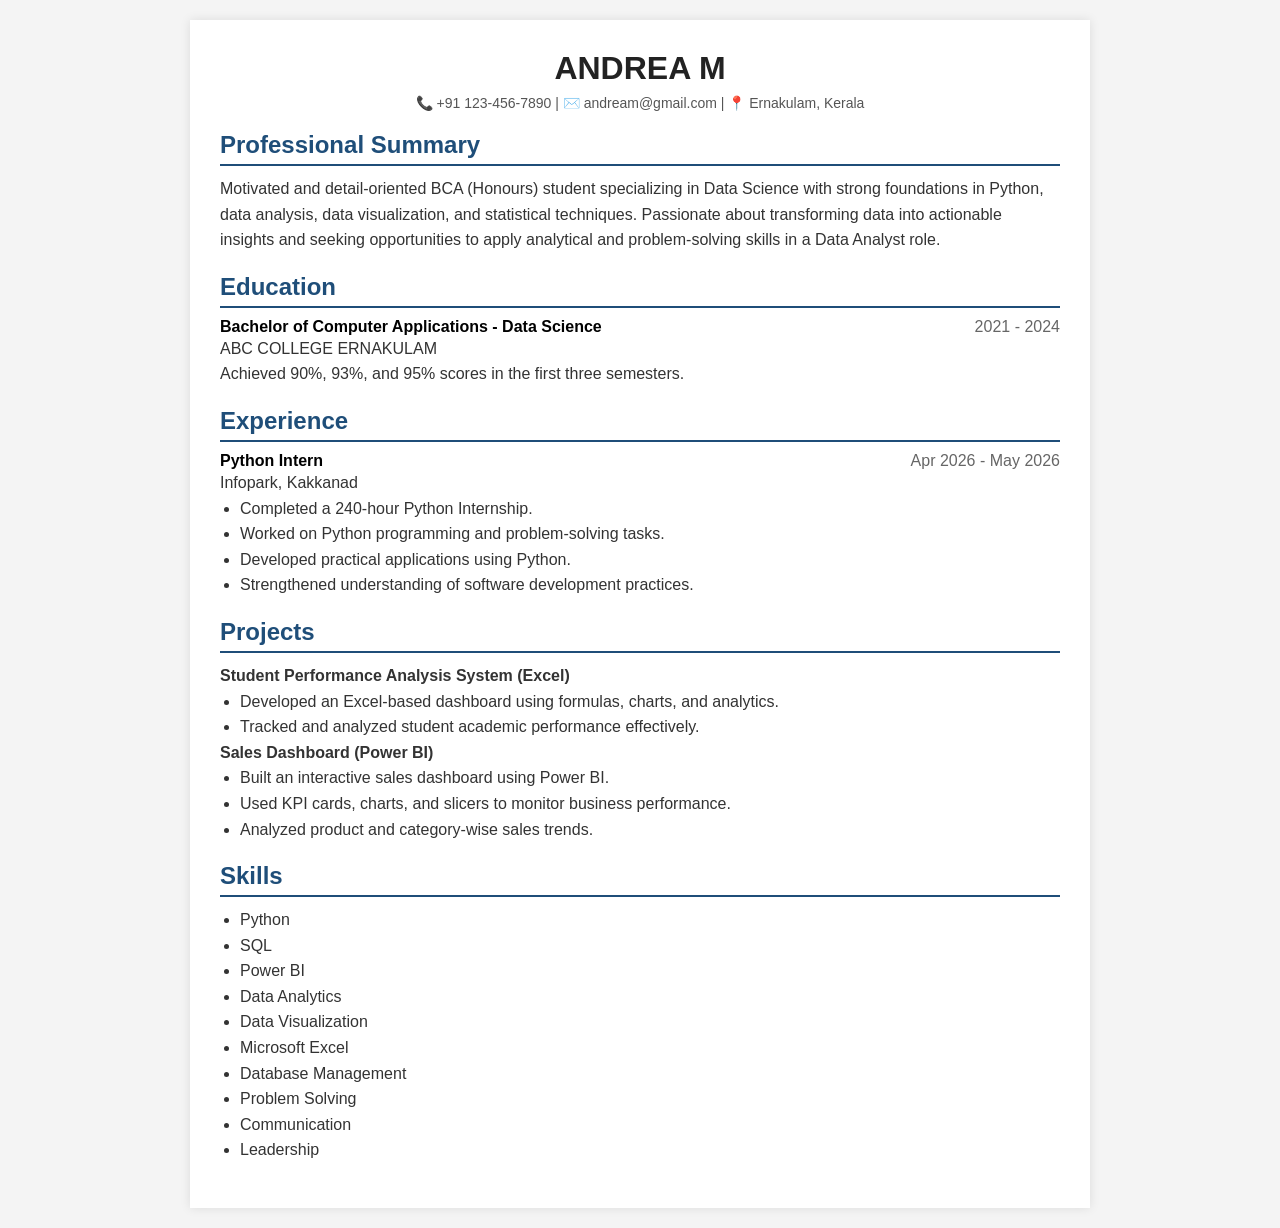
<file: index.html>
<!DOCTYPE html>
<html lang="en">
<head>
<meta charset="UTF-8">
<meta name="viewport" content="width=device-width, initial-scale=1.0">
<title>ANDREA M - Resume</title>

<style>
    *{
        margin:0;
        padding:0;
        box-sizing:border-box;
        font-family: Arial, sans-serif;
    }

    body{
        background:#f4f4f4;
        padding:20px;
    }

    .resume{
        max-width:900px;
        margin:auto;
        background:#fff;
        padding:30px;
        box-shadow:0 0 10px rgba(0,0,0,0.1);
    }

    .header{
        text-align:center;
        margin-bottom:20px;
    }

    .header h1{
        color:#222;
        margin-bottom:8px;
    }

    .contact{
        font-size:14px;
        color:#555;
    }

    h2{
        color:#1f4e79;
        border-bottom:2px solid #1f4e79;
        padding-bottom:5px;
        margin-top:20px;
        margin-bottom:10px;
    }

    p, li{
        line-height:1.6;
        color:#333;
    }

    ul{
        padding-left:20px;
    }

    .section{
        margin-bottom:15px;
    }

    .job-title{
        font-weight:bold;
    }

    .date{
        float:right;
        color:#666;
    }

    .clearfix::after{
        content:"";
        display:block;
        clear:both;
    }
</style>
</head>

<body>

<div class="resume">

    <div class="header">
        <h1>ANDREA M</h1>
        <div class="contact">
            📞 +91 123-456-7890 |
            ✉️ andream@gmail.com |
            📍 Ernakulam, Kerala
        </div>
    </div>

    <div class="section">
        <h2>Professional Summary</h2>
        <p>
            Motivated and detail-oriented BCA (Honours) student specializing in Data Science
            with strong foundations in Python, data analysis, data visualization, and
            statistical techniques. Passionate about transforming data into actionable insights
            and seeking opportunities to apply analytical and problem-solving skills in a Data Analyst role.
        </p>
    </div>

    <div class="section">
        <h2>Education</h2>

        <div class="clearfix">
            <span class="job-title">Bachelor of Computer Applications - Data Science</span>
            <span class="date">2021 - 2024</span>
        </div>

        <p>ABC COLLEGE ERNAKULAM</p>
        <p>
            Achieved 90%, 93%, and 95% scores in the first three semesters.
        </p>
    </div>

    <div class="section">
        <h2>Experience</h2>

        <div class="clearfix">
            <span class="job-title">Python Intern</span>
            <span class="date">Apr 2026 - May 2026</span>
        </div>

        <p>Infopark, Kakkanad</p>

        <ul>
            <li>Completed a 240-hour Python Internship.</li>
            <li>Worked on Python programming and problem-solving tasks.</li>
            <li>Developed practical applications using Python.</li>
            <li>Strengthened understanding of software development practices.</li>
        </ul>
    </div>

    <div class="section">
        <h2>Projects</h2>

        <p><strong>Student Performance Analysis System (Excel)</strong></p>
        <ul>
            <li>Developed an Excel-based dashboard using formulas, charts, and analytics.</li>
            <li>Tracked and analyzed student academic performance effectively.</li>
        </ul>

        <p><strong>Sales Dashboard (Power BI)</strong></p>
        <ul>
            <li>Built an interactive sales dashboard using Power BI.</li>
            <li>Used KPI cards, charts, and slicers to monitor business performance.</li>
            <li>Analyzed product and category-wise sales trends.</li>
        </ul>
    </div>

    <div class="section">
        <h2>Skills</h2>

        <ul>
            <li>Python</li>
            <li>SQL</li>
            <li>Power BI</li>
            <li>Data Analytics</li>
            <li>Data Visualization</li>
            <li>Microsoft Excel</li>
            <li>Database Management</li>
            <li>Problem Solving</li>
            <li>Communication</li>
            <li>Leadership</li>
        </ul>
    </div>

</div>

</body>
</html>
</file>
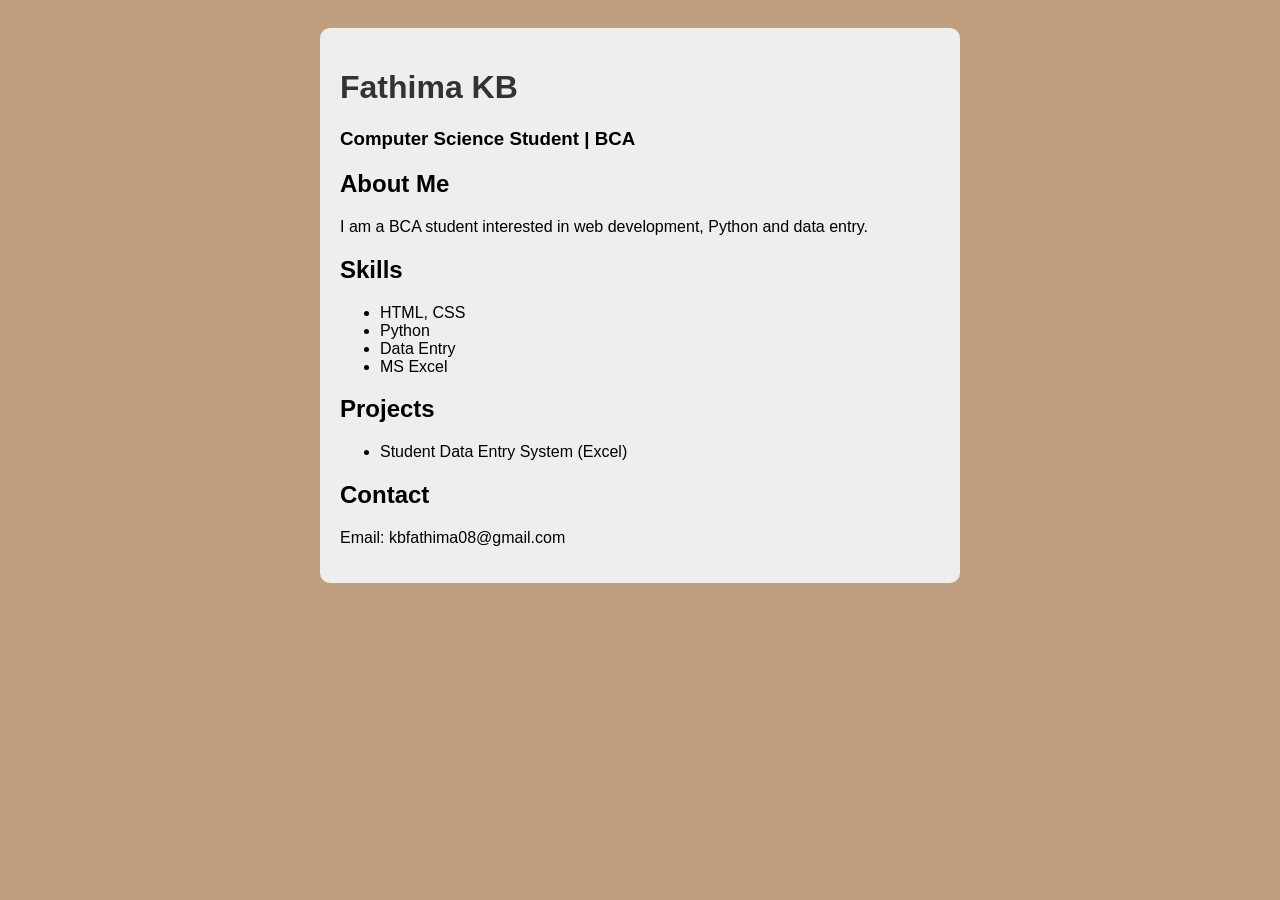
<file: portfolio.html>
<!DOCTYPE html>
<html>
<head>
    <title>Fathima | Portfolio</title>
    <link rel="stylesheet" href="style.css">
</head>
<body>
    <div class="container">
        <h1>Fathima KB</h1>
        <h3>Computer Science Student | BCA</h3>

        <h2>About Me</h2>
        <p>I am a BCA student interested in web development, Python and data entry.</p>

        <h2>Skills</h2>
        <ul>
            <li>HTML, CSS</li>
            <li>Python</li>
            <li>Data Entry</li>
            <li>MS Excel</li>
        </ul>

        <h2>Projects</h2>
        <ul>
            <li>Student Data Entry System (Excel)</li>
        </ul>

        <h2>Contact</h2>
        <p>Email: kbfathima08@gmail.com</p>
    </div>
</body>
</html>
</file>
<file: style.css>
body {
    font-family: Arial;
    background: #c09f80;
    padding: 20px;
}

.container {
    width: 90%;
    max-width: 600px;
    background: #eeeeee;
    padding: 20px;
    border-radius: 10px;
    margin: auto;
}

h1 {
    color: #333;
}
</file>
